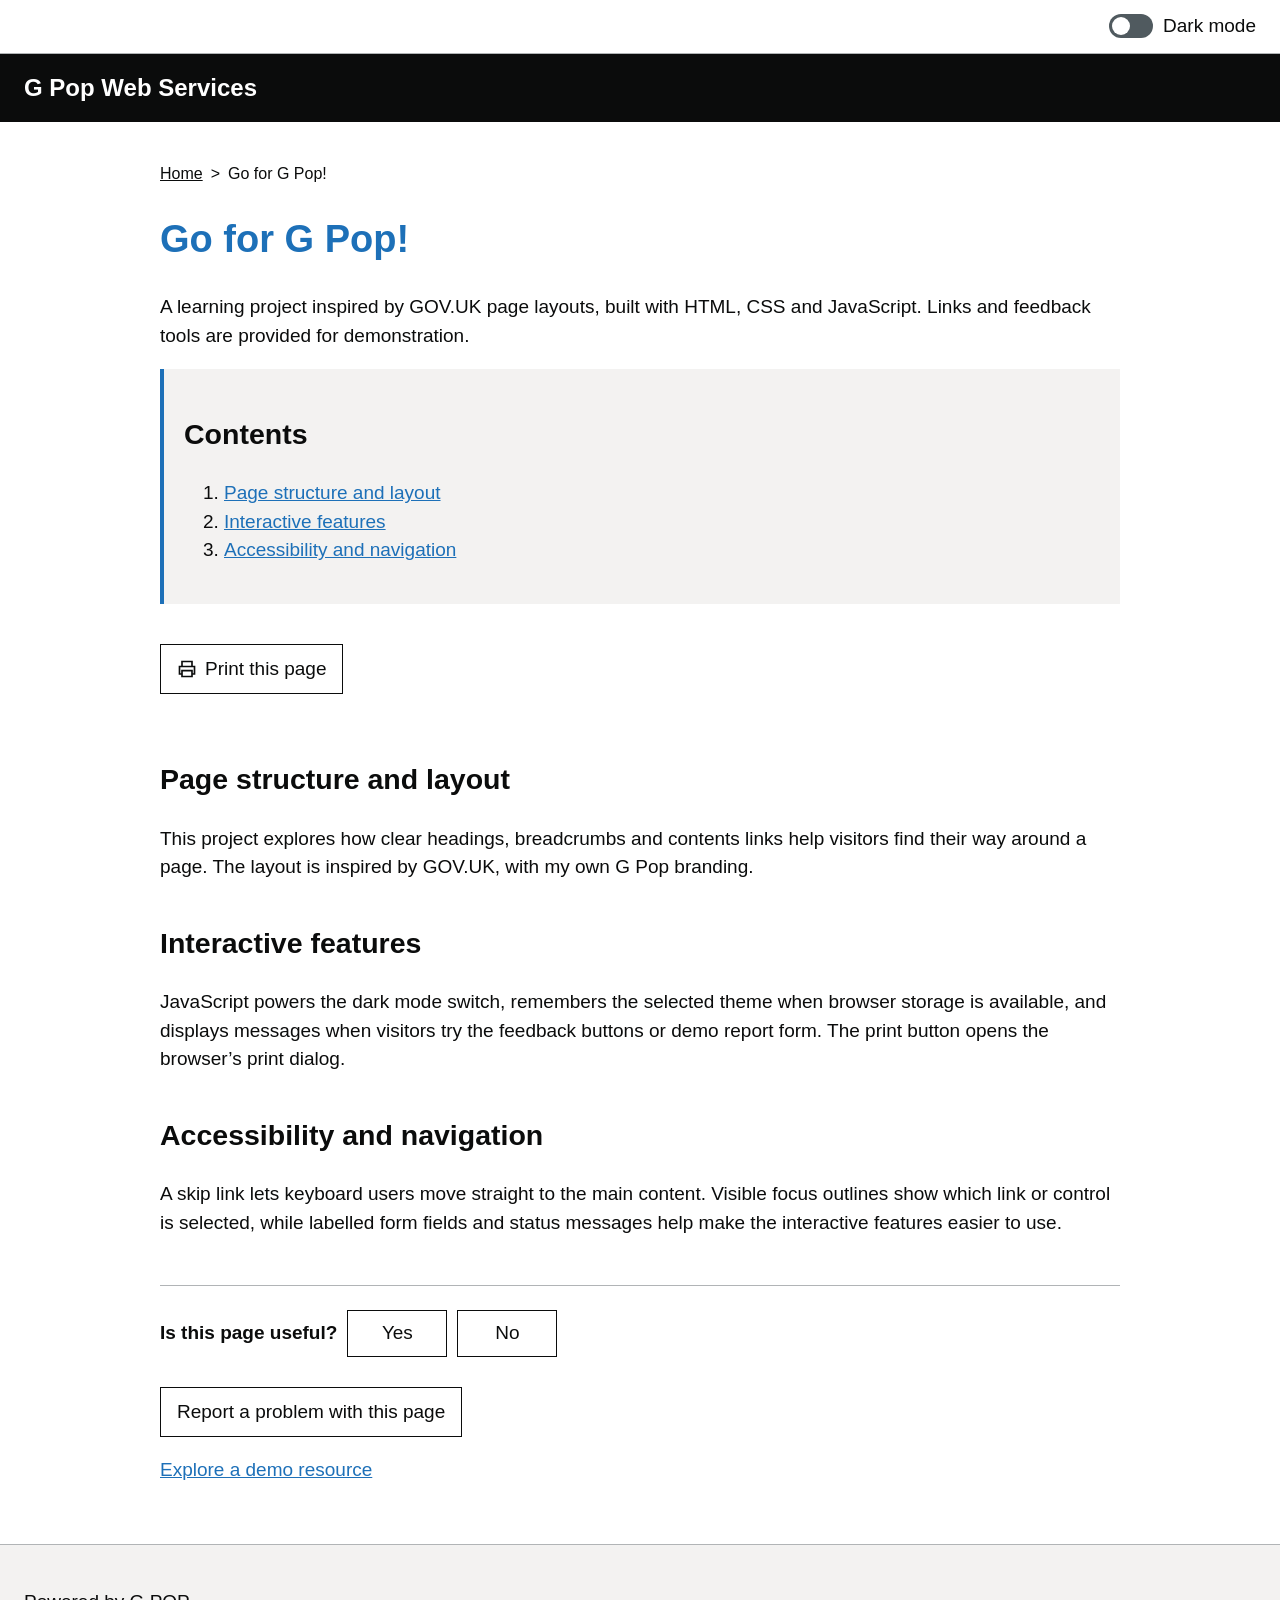
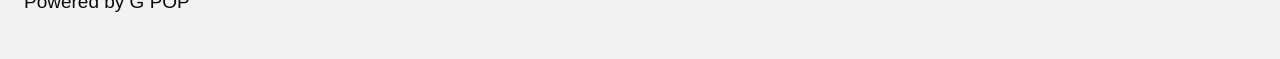
<file: index.html>
<!DOCTYPE html>
<html lang="en">
    <head>
        <meta charset="UTF-8">
        <meta name="viewport" content="width=device-width, initial-scale=1.0">
        <title>G Pop — Web Services</title>
        <link rel="stylesheet" href="styles.css">
    </head>

    <body>
        <a class="skip-link" href="#main-content">
            Skip to main content</a>
        <div class="theme-controls">
            <label class="theme-switch">
                <input id="theme-toggle" type="checkbox">
                <span class="switch-track" aria-hidden="true"></span>
                <span id="theme-label">Dark mode</span>
            </label>
        </div>
        <header>
            <p>G Pop Web Services</p>
        </header>

        <main id="main-content" tabindex="-1">
            <nav aria-label="Breadcrumb">
                <ol class="breadcrumbs">
                    <li><a href="index.html">Home</a></li>
                    <li aria-current="page">Go for G Pop!</li>
                </ol>
            </nav>
            <h1>Go for G Pop!</h1>
            <p>
                A learning project inspired by GOV.UK page layouts,
                built with HTML, CSS and JavaScript.
                Links and feedback tools are provided for demonstration.
            </p>
            <nav class="contents" aria-label="Contents">
                <h2>Contents</h2>
                <ol>
                    <li><a href="#section1">Page structure and layout</a></li>
                    <li><a href="#section2">Interactive features</a></li>
                    <li><a href="#section3">Accessibility and navigation</a></li>
                </ol>
            </nav>
            <button class="print-button" type="button" onclick="window.print()">
                <svg 
                width="20"
                height="20"
                viewBox="0 0 24 24"
                fill="none"
                stroke="currentColor"
                stroke-width="2"
                aria-hidden="true"
                >
                <path d="M6 9V3h12v6"/>
                <path d="M6 18H3V9h18v9h-3"/>
                <path d="M6 14h12v7H6z"/>
                </svg>
                Print this page
            </button>
            <section id="section1">
                <h2>Page structure and layout</h2>
                <p>
                    This project explores how clear headings, breadcrumbs and 
                    contents links help visitors find their way around a page. 
                    The layout is inspired by GOV.UK, with my own G Pop branding.
                </p>
            </section>
            <section id="section2">
                <h2>Interactive features</h2>
                <p>
                    JavaScript powers the dark mode switch, remembers the selected 
                    theme when browser storage is available, and displays messages 
                    when visitors try the feedback buttons or demo report form. 
                    The print button opens the browser’s print dialog.
                </p>
            </section>
            <section id="section3">
                <h2>Accessibility and navigation</h2>
                <p>
                    A skip link lets keyboard users move straight to the main content. 
                    Visible focus outlines show which link or control is selected, 
                    while labelled form fields and status messages help make the interactive features 
                    easier to use.
                </p>
            </section>
            <section class="page-feedback" aria-labelledby="feedback-heading">
                <div class="feedback-row">
                    <h2 id="feedback-heading">Is this page useful?</h2>
                    <div class="feedback-buttons">
                        <button type="button" class="feedback-button">Yes</button>
                        <button type="button" class="feedback-button">No</button>
                    </div>
                </div>
                <p id="feedback-message" role="status"></p>
                <button 
                id="report-toggle" 
                class="report-button" 
                type="button" 
                aria-expanded="false" 
                aria-controls="report-form"
                >
                Report a problem with this page
                </button>
                <form id="report-form" class="report-form" hidden>
                    <p>This is a demo. Your report will not be sent or stored.</p>
                    <label for="report-details">What went wrong?</label>
                    <textarea
                        id="report-details"
                        name="report-details"
                        rows="4"
                        required
                    ></textarea>
                    <button type="submit" class="report-button">
                    Submit demo report
                    </button>
                    <p id="report-message" role="status"></p>
                </form>
                <p><a href="demo-link.html">Explore a demo resource</a></p>
            </section>
        </main>

        <footer>
            <p>Powered by G POP</p>
        </footer>
    <script src="script.js"></script>
    </body>
</html>
</file>
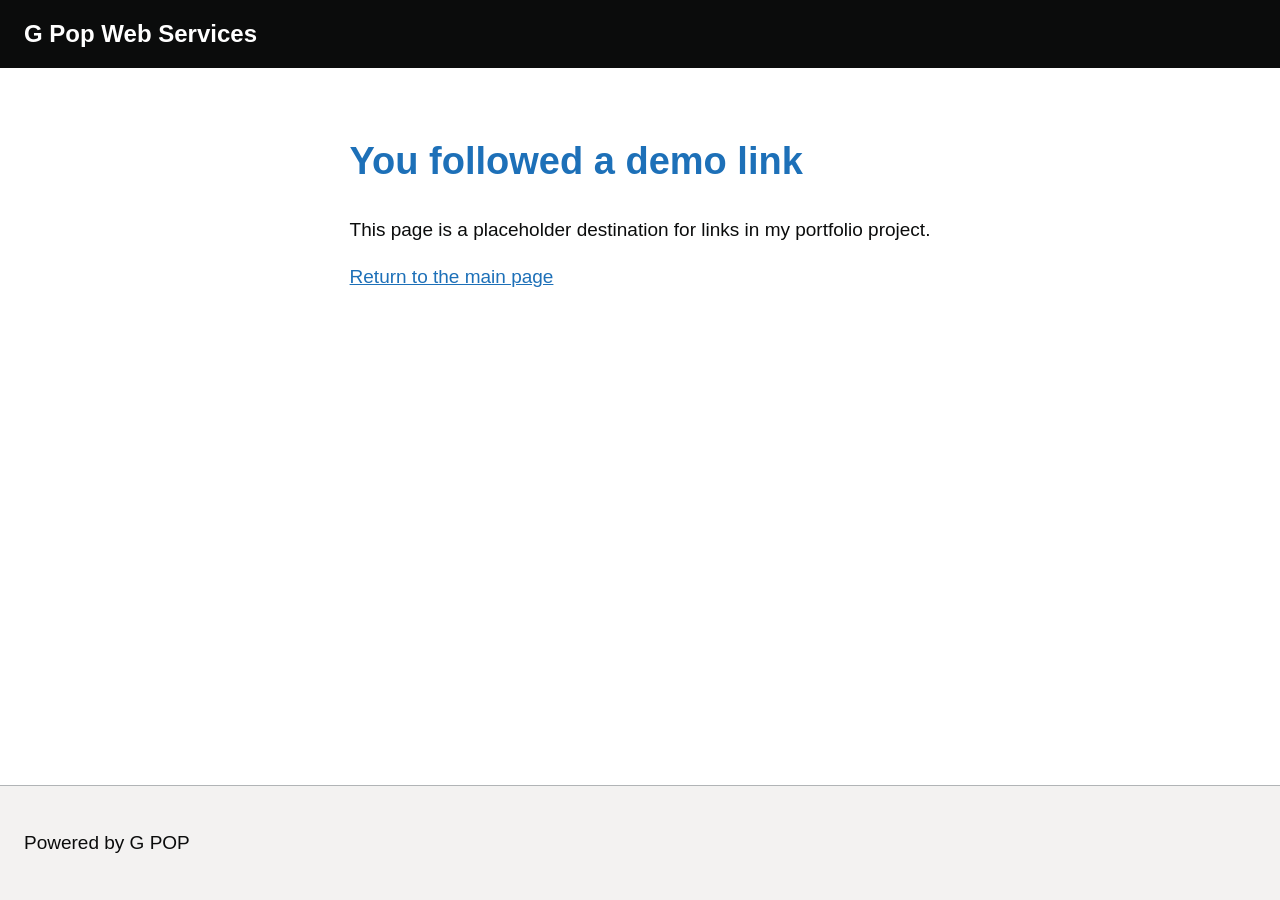
<file: demo-link.html>
<!DOCTYPE html>
<html lang="en">
<head>
  <meta charset="UTF-8">
  <meta name="viewport" content="width=device-width, initial-scale=1">
  <title>Demo link — G Pop Web Services</title>
  <link rel="stylesheet" href="styles.css">
</head>
<body>
  <header>
    <p>G Pop Web Services</p>
  </header>

  <main>
    <h1>You followed a demo link</h1>
    <p>
      This page is a placeholder destination for links
      in my portfolio project.
    </p>
    <p><a href="index.html">Return to the main page</a></p>
  </main>

  <footer>
    <p>Powered by G POP</p>
  </footer>
</body>
</html>
</file>
<file: styles.css>
body {
    margin: 0;
    padding: 0;
    background-color: #ffffff;
    color: #0b0c0c;
    font-family: Arial, sans-serif;
    font-size: 19px;
    line-height: 1.5;
    min-height: 100vh;
    display: flex;
    flex-direction: column;
}

h1 {
    color: #1d70b8;
    font-size: clamp(32px, 4vw, 38px);
}

header {
    padding: 16px 24px;
    background-color: #0b0c0c;
    color: #ffffff;
}

header p {
    margin: 0;
    font-size: 24px;
    font-weight: bold;
}

main {
    flex: 1;
    max-width: 960px;
    margin: 0 auto;
    padding: 40px 24px;
}

footer {
    padding: 24px;
    border-top: 1px solid #b1b4b6;
    background-color: #f3f2f1;
}

.breadcrumbs {
    display: flex;
    flex-wrap: wrap;
    gap: 8px;
    margin: 0 0 24px;
    padding: 0;
    list-style: none;
    font-size: 16px;
}

.breadcrumbs li + li::before {
    content: ">";
    margin-right: 8px;
}

.breadcrumbs a {
    color: #0b0c0c;
}

.contents {
    margin-bottom: 40px;
    padding: 20px;
    border-left: 4px solid #1d70b8;
    background-color: #f3f2f1;
}

.conntent h2 {
    margin-top: 0;
}

a {
    color: #1d70b8;
}

.print-button {
  display: inline-flex;
  align-items: center;
  gap: 8px;
  margin-bottom: 24px;
  padding: 10px 16px;
  border: 1px solid #0b0c0c;
  background-color: #ffffff;
  color: #0b0c0c;
  font: inherit;
  cursor: pointer;
}

.print-button:hover {
  background-color: #f3f2f1;
}

@media print {
  header,
  footer,
  .breadcrumbs,
  .contents,
  .print-button {
    display: none;
  }

  body {
    display: block;
    color: #000000;
    background-color: #ffffff;
  }

  main {
    margin: 0;
    padding: 0;
    max-width: none;
  }
}

.theme-controls {
    position: sticky;
    top: 0;
    z-index: 10;
    display: flex;
    justify-content: flex-end;
    padding: 12px 24px;
    background-color: #ffffff;
    border-bottom: 1px solid #b1b4b6;
}

.theme-switch {
    display: inline-flex;
    align-items: center;
    gap: 10px;
    cursor: pointer;
}

.theme-switch input {
    position: absolute;
    width: 1px;
    height: 1px;
    padding: 0;
    margin: -1px;
    overflow: hidden;
    clip-path: inset(50%);
    white-space: nowrap;
    border: 0;
}

.switch-track {
    position: relative;
    width: 44px;
    height: 24px;
    border-radius: 12px;
    background-color: #505a5f;
}

.switch-track::before {
    content: "";
    position: absolute;
    top: 3px;
    left: 3px;
    width: 18px;
    height: 18px;
    border-radius: 50%;
    background-color: #ffffff;
    transition: trasform 0.2s;
}

.theme-switch input:checked + .switch-track {
    background-color: #1d70b8;
}

.theme-switch input:checked + .switch-track::before {
    transform: translateX(20px);
}

.theme-switch input:focus-visible + .switch-track {
    outline: 3px solid #ffdd00;
    outline-offset: 3px;
}

@media print {
    .theme-conntrols {
        display: none;
    }
}

body.dark-mode {
  background-color: #121212;
  color: #f3f2f1;
}

body.dark-mode h1,
body.dark-mode a {
  color: #8ab4f8;
}

body.dark-mode .breadcrumbs a {
  color: #f3f2f1;
}

body.dark-mode .theme-controls,
body.dark-mode .contents,
body.dark-mode header,
body.dark-mode footer {
  background-color: #202124;
  color: #f3f2f1;
  border-color: #747474;
}

body.dark-mode .print-button {
  background-color: #202124;
  color: #f3f2f1;
  border-color: #f3f2f1;
}

body.dark-mode .print-button:hover {
  background-color: #303134;
}

@media print {
  body.dark-mode {
    background-color: #ffffff;
    color: #000000;
  }

  body.dark-mode h1,
  body.dark-mode a {
    color: #000000;
  }
}

.page-feedback {
  margin-top: 48px;
  padding-top: 24px;
  border-top: 1px solid #b1b4b6;
}

.feedback-row {
  display: flex;
  align-items: center;
  flex-wrap: wrap;
  gap: 10px;
}

.feedback-row h2 {
  margin: 0;
  font-size: 19px;
}

.feedback-buttons {
  display: flex;
  gap: 10px;
}

.feedback-button {
  width: 100px;
  padding: 8px 12px;
  border: 1px solid currentColor;
  background-color: transparent;
  color: inherit;
  font: inherit;
  cursor: pointer;
}

.feedback-button:hover {
  text-decoration: underline;
}

.feedback-button:focus-visible {
  outline: 3px solid #ffdd00;
  outline-offset: 3px;
}

@media print {
  .page-feedback {
    display: none;
  }
}

.report-button {
  display: block;
  margin-top: 30px;
  padding: 10px 16px;
  border: 1px solid currentColor;
  background-color: transparent;
  color: inherit;
  font: inherit;
  cursor: pointer;
}

.report-button:hover {
  text-decoration: underline;
}

.report-button:focus-visible {
  outline: 3px solid #ffdd00;
  outline-offset: 3px;
}

.report-form {
  margin-top: 24px;
}

.report-form label {
  display: block;
  margin-bottom: 8px;
  font-weight: bold;
}

.report-form textarea {
  box-sizing: border-box;
  width: 100%;
  padding: 10px;
  border: 2px solid currentColor;
  background-color: transparent;
  color: inherit;
  font: inherit;
}

.report-form textarea:focus-visible {
  outline: 3px solid #ffdd00;
  outline-offset: 3px;
}

main > section {
  margin-top: 40px;
  scroll-margin-top: 90px;
}

@media screen and (max-width: 600px) {
  main {
    box-sizing: border-box;
    width: 100%;
    padding: 40px 24px;
  }

  h1 {
    font-size: clamp(32px, 4vw, 38px);
    overflow-wrap: break-word;
  }

  .report-button {
    width: 100%;
  }
}

.skip-link {
  position: absolute;
  top: 8px;
  left: 8px;
  z-index: 20;
  padding: 12px 16px;
  background-color: #ffdd00;
  color: #0b0c0c;
  transform: translateY(-200%);
}

.skip-link:focus {
  transform: translateY(0);
}

body.dark-mode .skip-link {
  color: #0b0c0c;
}

#main-content {
  scroll-margin-top: 90px;
}

@media print {
  .skip-link {
    display: none;
  }
}

a:focus-visible {
  outline: 3px solid #ffdd00;
  outline-offset: 3px;
}
</file>
